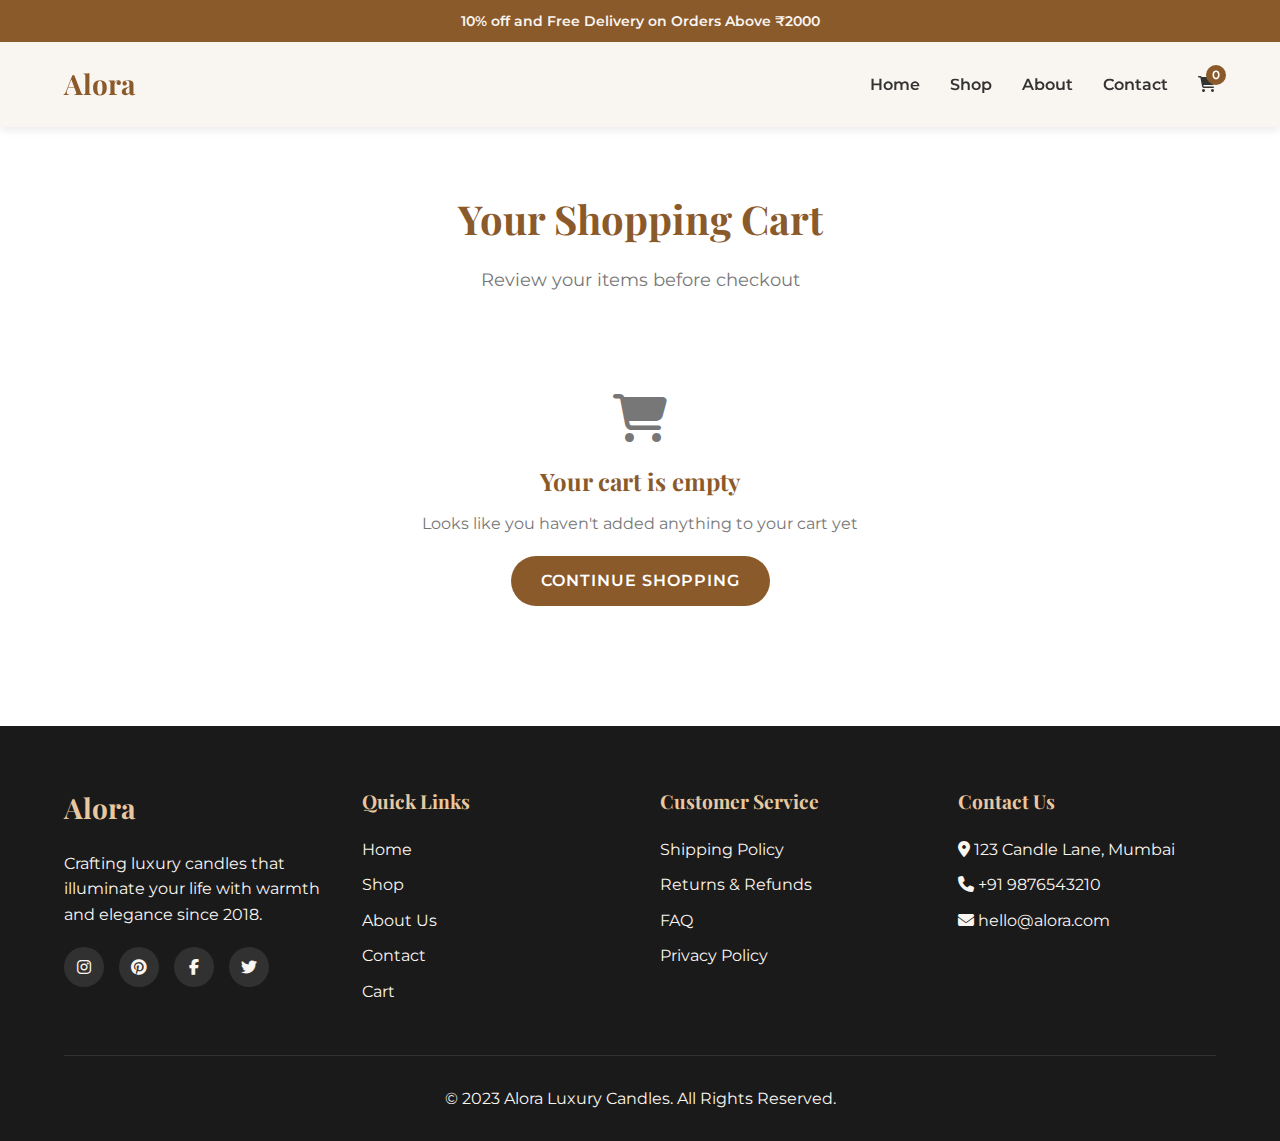
<file: cart.html>
<!DOCTYPE html>
<html lang="en">
<head>
    <meta charset="UTF-8">
    <meta name="viewport" content="width=device-width, initial-scale=1.0">
    <title>Your Cart | Alora Luxury Candles</title>
    <link rel="stylesheet" href="https://cdnjs.cloudflare.com/ajax/libs/font-awesome/6.4.0/css/all.min.css">
    <link href="https://fonts.googleapis.com/css2?family=Playfair+Display:wght@400;700&family=Montserrat:wght@300;400;600&display=swap" rel="stylesheet">
    <link rel="stylesheet" href="css/styles.css">
    <style>
        /* Additional styles for the checkout form */
        .checkout-form-container {
            display: none;
            max-width: 600px;
            margin: 30px auto;
            padding: 20px;
            background: #fff;
            border-radius: 8px;
            box-shadow: 0 2px 10px rgba(0,0,0,0.1);
        }
        
        .checkout-form-container h2 {
            margin-bottom: 20px;
            color: #333;
            font-family: 'Playfair Display', serif;
        }
        
        .form-group {
            margin-bottom: 15px;
        }
        
        .form-group label {
            display: block;
            margin-bottom: 5px;
            font-weight: 600;
            color: #555;
        }
        
        .form-group input, 
        .form-group textarea, 
        .form-group select {
            width: 100%;
            padding: 10px;
            border: 1px solid #ddd;
            border-radius: 4px;
            font-family: 'Montserrat', sans-serif;
        }
        
        .form-group textarea {
            height: 80px;
            resize: vertical;
        }
        
        .form-actions {
            display: flex;
            justify-content: space-between;
            margin-top: 20px;
        }
        
        .form-actions button {
            padding: 10px 20px;
            border: none;
            border-radius: 4px;
            cursor: pointer;
            font-weight: 600;
        }
        
        .back-to-cart {
            background: #f5f5f5;
            color: #333;
        }
        
        .submit-order {
            background: #c5a880;
            color: white;
        }
        
        .error {
            color: #e74c3c;
            font-size: 14px;
            margin-top: 5px;
            display: none;
        }
        
        .form-group.invalid .error {
            display: block;
        }
        
        .form-group.invalid input,
        .form-group.invalid textarea,
        .form-group.invalid select {
            border-color: #e74c3c;
        }
    </style>
</head>
<body>
    <!-- Offer Banner -->
    <div class="offer-banner">
        10% off and Free Delivery on Orders Above ₹2000
    </div>

    <!-- Navigation -->
    <nav class="navbar">
        <a href="index.html" class="logo">Alora</a>
        <ul class="nav-links">
            <li><a href="index.html">Home</a></li>
            <li><a href="shop.html">Shop</a></li>
            <li><a href="index.html#about">About</a></li>
            <li><a href="index.html#contact">Contact</a></li>
            <li><a href="cart.html" class="cart-icon"><i class="fas fa-shopping-cart"></i> <span class="cart-count">0</span></a></li>
        </ul>
        <div class="hamburger">
            <i class="fas fa-bars"></i>
        </div>
    </nav>

    <!-- Cart Main Content -->
    <main class="cart-main">
        <div class="cart-header">
            <h1>Your Shopping Cart</h1>
            <p>Review your items before checkout</p>
        </div>

        <div class="cart-container">
            <div class="cart-items-container" id="cart-items">
                <!-- Cart items will be loaded here by JavaScript -->
                <div class="cart-empty">
                    <i class="fas fa-shopping-cart"></i>
                    <h3>Your cart is empty</h3>
                    <p>Looks like you haven't added anything to your cart yet</p>
                    <a href="shop.html" class="btn">Continue Shopping</a>
                </div>
            </div>
            
            <div class="cart-summary" id="cart-summary">
                <h3>Order Summary</h3>
                <div class="summary-row">
                    <span>Subtotal</span>
                    <span class="subtotal">₹0</span>
                </div>
                <div class="summary-row">
                    <span>Shipping</span>
                    <span class="shipping">Calculated at checkout</span>
                </div>
                <div class="summary-row">
                    <span>Discount</span>
                    <span class="discount">-₹0</span>
                </div>
                <div class="summary-row total">
                    <span>Total</span>
                    <span class="total-amount">₹0</span>
                </div>
                <button class="btn checkout-btn">Proceed to Checkout</button>
                <p class="continue-shopping">
                    <a href="shop.html"><i class="fas fa-arrow-left"></i> Continue Shopping</a>
                </p>
            </div>
        </div>
        
        <!-- Checkout Form (hidden by default) -->
        <div class="checkout-form-container" id="checkout-form">
            <h2>Shipping Information</h2>
            <form id="shipping-form">
                <div class="form-group">
                    <label for="name">Full Name*</label>
                    <input type="text" id="name" name="name" required>
                    <div class="error">Please enter your full name</div>
                </div>
                
                <div class="form-group">
                    <label for="email">Email Address*</label>
                    <input type="email" id="email" name="email" required>
                    <div class="error">Please enter a valid email address</div>
                </div>
                
                <div class="form-group">
                    <label for="phone">Phone Number*</label>
                    <input type="tel" id="phone" name="phone" required>
                    <div class="error">Please enter a valid phone number</div>
                </div>
                
                <div class="form-group">
                    <label for="address">Shipping Address*</label>
                    <textarea id="address" name="address" required></textarea>
                    <div class="error">Please enter your shipping address</div>
                </div>
                
                <div class="form-group">
                    <label for="city">City*</label>
                    <input type="text" id="city" name="city" required>
                    <div class="error">Please enter your city</div>
                </div>
                
                <div class="form-group">
                    <label for="state">State*</label>
                    <input type="text" id="state" name="state" required>
                    <div class="error">Please enter your state</div>
                </div>
                
                <div class="form-group">
                    <label for="pincode">Pincode*</label>
                    <input type="text" id="pincode" name="pincode" required>
                    <div class="error">Please enter a valid pincode</div>
                </div>
                
                <div class="form-group">
                    <label for="notes">Order Notes (Optional)</label>
                    <textarea id="notes" name="notes"></textarea>
                </div>
                
                <div class="form-actions">
                    <button type="button" class="back-to-cart" id="back-to-cart">Back to Cart</button>
                    <button type="submit" class="submit-order">Place Order</button>
                </div>
            </form>
        </div>
    </main>

    <!-- Footer -->
    <footer class="footer">
        <div class="footer-content">
            <div class="footer-about">
                <div class="footer-logo">Alora</div>
                <p>Crafting luxury candles that illuminate your life with warmth and elegance since 2018.</p>
                <div class="social-links">
                    <a href="#"><i class="fab fa-instagram"></i></a>
                    <a href="#"><i class="fab fa-pinterest"></i></a>
                    <a href="#"><i class="fab fa-facebook-f"></i></a>
                    <a href="#"><i class="fab fa-twitter"></i></a>
                </div>
            </div>
            <div class="footer-links">
                <h3>Quick Links</h3>
                <ul>
                    <li><a href="index.html">Home</a></li>
                    <li><a href="shop.html">Shop</a></li>
                    <li><a href="index.html#about">About Us</a></li>
                    <li><a href="index.html#contact">Contact</a></li>
                    <li><a href="cart.html">Cart</a></li>
                </ul>
            </div>
            <div class="footer-links">
                <h3>Customer Service</h3>
                <ul>
                    <li><a href="#">Shipping Policy</a></li>
                    <li><a href="#">Returns & Refunds</a></li>
                    <li><a href="#">FAQ</a></li>
                    <li><a href="#">Privacy Policy</a></li>
                </ul>
            </div>
            <div class="footer-links">
                <h3>Contact Us</h3>
                <ul>
                    <li><i class="fas fa-map-marker-alt"></i> 123 Candle Lane, Mumbai</li>
                    <li><i class="fas fa-phone"></i> +91 9876543210</li>
                    <li><i class="fas fa-envelope"></i> hello@alora.com</li>
                </ul>
            </div>
        </div>
        <div class="footer-bottom">
            <p>&copy; 2023 Alora Luxury Candles. All Rights Reserved.</p>
        </div>
    </footer>

    <script src="js/cart.js"></script>
    <script>
        // Mobile Navigation
        const hamburger = document.querySelector('.hamburger');
        const navLinks = document.querySelector('.nav-links');

        hamburger.addEventListener('click', () => {
            navLinks.classList.toggle('active');
            hamburger.innerHTML = navLinks.classList.contains('active') ? 
                '<i class="fas fa-times"></i>' : '<i class="fas fa-bars"></i>';
        });

        // Update cart count on page load
        document.addEventListener('DOMContentLoaded', () => {
            updateCartCount();
            loadCartItems();
            
            // Initialize checkout form events
            document.querySelector('.checkout-btn').addEventListener('click', showCheckoutForm);
            document.getElementById('back-to-cart').addEventListener('click', showCart);
            document.getElementById('shipping-form').addEventListener('submit', processCheckout);
        });

        function updateCartCount() {
            const cart = JSON.parse(localStorage.getItem('cart')) || [];
            const totalItems = cart.reduce((total, item) => total + item.quantity, 0);
            document.querySelector('.cart-count').textContent = totalItems;
        }

        function loadCartItems() {
            const cart = JSON.parse(localStorage.getItem('cart')) || [];
            const cartItemsContainer = document.getElementById('cart-items');
            const cartSummary = document.getElementById('cart-summary');
            
            if (cart.length === 0) {
                cartItemsContainer.innerHTML = `
                    <div class="cart-empty">
                        <i class="fas fa-shopping-cart"></i>
                        <h3>Your cart is empty</h3>
                        <p>Looks like you haven't added anything to your cart yet</p>
                        <a href="shop.html" class="btn">Continue Shopping</a>
                    </div>
                `;
                cartSummary.style.display = 'none';
                return;
            }
            
            // Show cart summary
            cartSummary.style.display = 'block';
            
            // Generate cart items
            let cartHTML = '';
            let subtotal = 0;
            
            cart.forEach(item => {
                const itemTotal = item.price * item.quantity;
                subtotal += itemTotal;
                
                cartHTML += `
                    <div class="cart-item" data-id="${item.id}">
                        <img src="${item.image}" alt="${item.name}" class="cart-item-img">
                        <div class="cart-item-details">
                            <h4 class="cart-item-name">${item.name}</h4>
                            <p class="cart-item-price">₹${item.price.toLocaleString()}</p>
                            <div class="cart-item-quantity">
                                <button class="quantity-btn decrease" data-id="${item.id}">-</button>
                                <span class="quantity">${item.quantity}</span>
                                <button class="quantity-btn increase" data-id="${item.id}">+</button>
                            </div>
                            <p class="remove-item" data-id="${item.id}">Remove</p>
                        </div>
                        <div class="cart-item-total">
                            ₹${itemTotal.toLocaleString()}
                        </div>
                    </div>
                `;
            });
            
            cartItemsContainer.innerHTML = cartHTML;
            
            // Update summary
            document.querySelector('.subtotal').textContent = `₹${subtotal.toLocaleString()}`;
            
            // Apply discount if applicable
            let discount = 0;
            if (subtotal > 2000) {
                discount = subtotal * 0.1; // 10% discount
                document.querySelector('.discount').textContent = `-₹${discount.toLocaleString()}`;
            } else {
                document.querySelector('.discount').textContent = '-₹0';
            }
            
            const total = subtotal - discount;
            document.querySelector('.total-amount').textContent = `₹${total.toLocaleString()}`;
            
            // Add event listeners
            document.querySelectorAll('.decrease').forEach(btn => {
                btn.addEventListener('click', () => updateQuantity(btn.dataset.id, -1));
            });
            
            document.querySelectorAll('.increase').forEach(btn => {
                btn.addEventListener('click', () => updateQuantity(btn.dataset.id, 1));
            });
            
            document.querySelectorAll('.remove-item').forEach(btn => {
                btn.addEventListener('click', () => removeItem(btn.dataset.id));
            });
        }

        function updateQuantity(productId, change) {
            let cart = JSON.parse(localStorage.getItem('cart')) || [];
            const itemIndex = cart.findIndex(item => item.id === productId);
            
            if (itemIndex !== -1) {
                cart[itemIndex].quantity += change;
                
                // Remove item if quantity is 0 or less
                if (cart[itemIndex].quantity <= 0) {
                    cart.splice(itemIndex, 1);
                }
                
                localStorage.setItem('cart', JSON.stringify(cart));
                updateCartCount();
                loadCartItems();
            }
        }

        function removeItem(productId) {
            let cart = JSON.parse(localStorage.getItem('cart')) || [];
            cart = cart.filter(item => item.id !== productId);
            
            localStorage.setItem('cart', JSON.stringify(cart));
            updateCartCount();
            loadCartItems();
        }

        function showCheckoutForm() {
            const cart = JSON.parse(localStorage.getItem('cart')) || [];
            if (cart.length === 0) {
                alert("Your cart is empty!");
                return;
            }
            
            document.querySelector('.cart-container').style.display = 'none';
            document.getElementById('checkout-form').style.display = 'block';
        }
        
        function showCart() {
            document.querySelector('.cart-container').style.display = 'flex';
            document.getElementById('checkout-form').style.display = 'none';
        }
        
        function validateForm() {
            let isValid = true;
            const requiredFields = ['name', 'email', 'phone', 'address', 'city', 'state', 'pincode'];
            
            requiredFields.forEach(fieldId => {
                const field = document.getElementById(fieldId);
                const formGroup = field.closest('.form-group');
                
                if (!field.value.trim()) {
                    formGroup.classList.add('invalid');
                    isValid = false;
                } else {
                    formGroup.classList.remove('invalid');
                    
                    // Additional validation for specific fields
                    if (fieldId === 'email' && !/^\S+@\S+\.\S+$/.test(field.value)) {
                        formGroup.classList.add('invalid');
                        isValid = false;
                    }
                    
                    if (fieldId === 'phone' && !/^[0-9]{10}$/.test(field.value)) {
                        formGroup.classList.add('invalid');
                        isValid = false;
                    }
                    
                    if (fieldId === 'pincode' && !/^[0-9]{6}$/.test(field.value)) {
                        formGroup.classList.add('invalid');
                        isValid = false;
                    }
                }
            });
            
            return isValid;
        }
        
        function processCheckout(e) {
            e.preventDefault();
            
            if (!validateForm()) {
                return;
            }
            
            const cart = JSON.parse(localStorage.getItem('cart')) || [];
            if (cart.length === 0) {
                alert("Your cart is empty!");
                return;
            }
            
            const subtotal = cart.reduce((sum, item) => sum + item.price * item.quantity, 0);
            const discount = subtotal > 2000 ? subtotal * 0.1 : 0;
            const finalAmount = subtotal - discount;
            
            // Get form data
            const formData = {
                name: document.getElementById('name').value,
                email: document.getElementById('email').value,
                phone: document.getElementById('phone').value,
                address: document.getElementById('address').value,
                city: document.getElementById('city').value,
                state: document.getElementById('state').value,
                pincode: document.getElementById('pincode').value,
                notes: document.getElementById('notes').value,
                items: cart,
                total: finalAmount
            };
            
            // In a real application, you would send this data to your server
            console.log('Order details:', formData);
            
            // For demo purposes, we'll proceed with Razorpay payment
            initiatePayment(finalAmount, formData);
        }
        
        function initiatePayment(amount, customerData) {
            const options = {
                key: "rzp_live_xnsvqvXT1WqoZ4", // Replace with your Razorpay Test Key
                amount: amount * 100, // Amount in paise
                currency: "INR",
                name: "Alora Luxury Candles",
                description: "Purchase of candles",
                image: "https://yourwebsite.com/logo.png", // optional
                handler: function (response) {
                    alert("Payment successful!\nPayment ID: " + response.razorpay_payment_id);
                    
                    // In a real application, you would send the payment details to your server
                    const orderData = {
                        paymentId: response.razorpay_payment_id,
                        customer: customerData,
                        amount: amount
                    };
                    console.log('Order completed:', orderData);
                    
                    // Clear cart and redirect
                    localStorage.removeItem('cart');
                    updateCartCount();
                    window.location.href = 'order-confirmation.html'; // Create this page
                },
                prefill: {
                    name: customerData.name,
                    email: customerData.email,
                    contact: customerData.phone
                },
                notes: {
                    address: customerData.address,
                    pincode: customerData.pincode
                },
                theme: {
                    color: "#c5a880"
                },
                modal: {
                    ondismiss: function () {
                        alert("Payment process was dismissed.");
                    }
                }
            };
            
            const rzp = new Razorpay(options);
            rzp.open();
        }
    </script>
    <script src="https://checkout.razorpay.com/v1/checkout.js"></script>
</body>
</html>
</file>
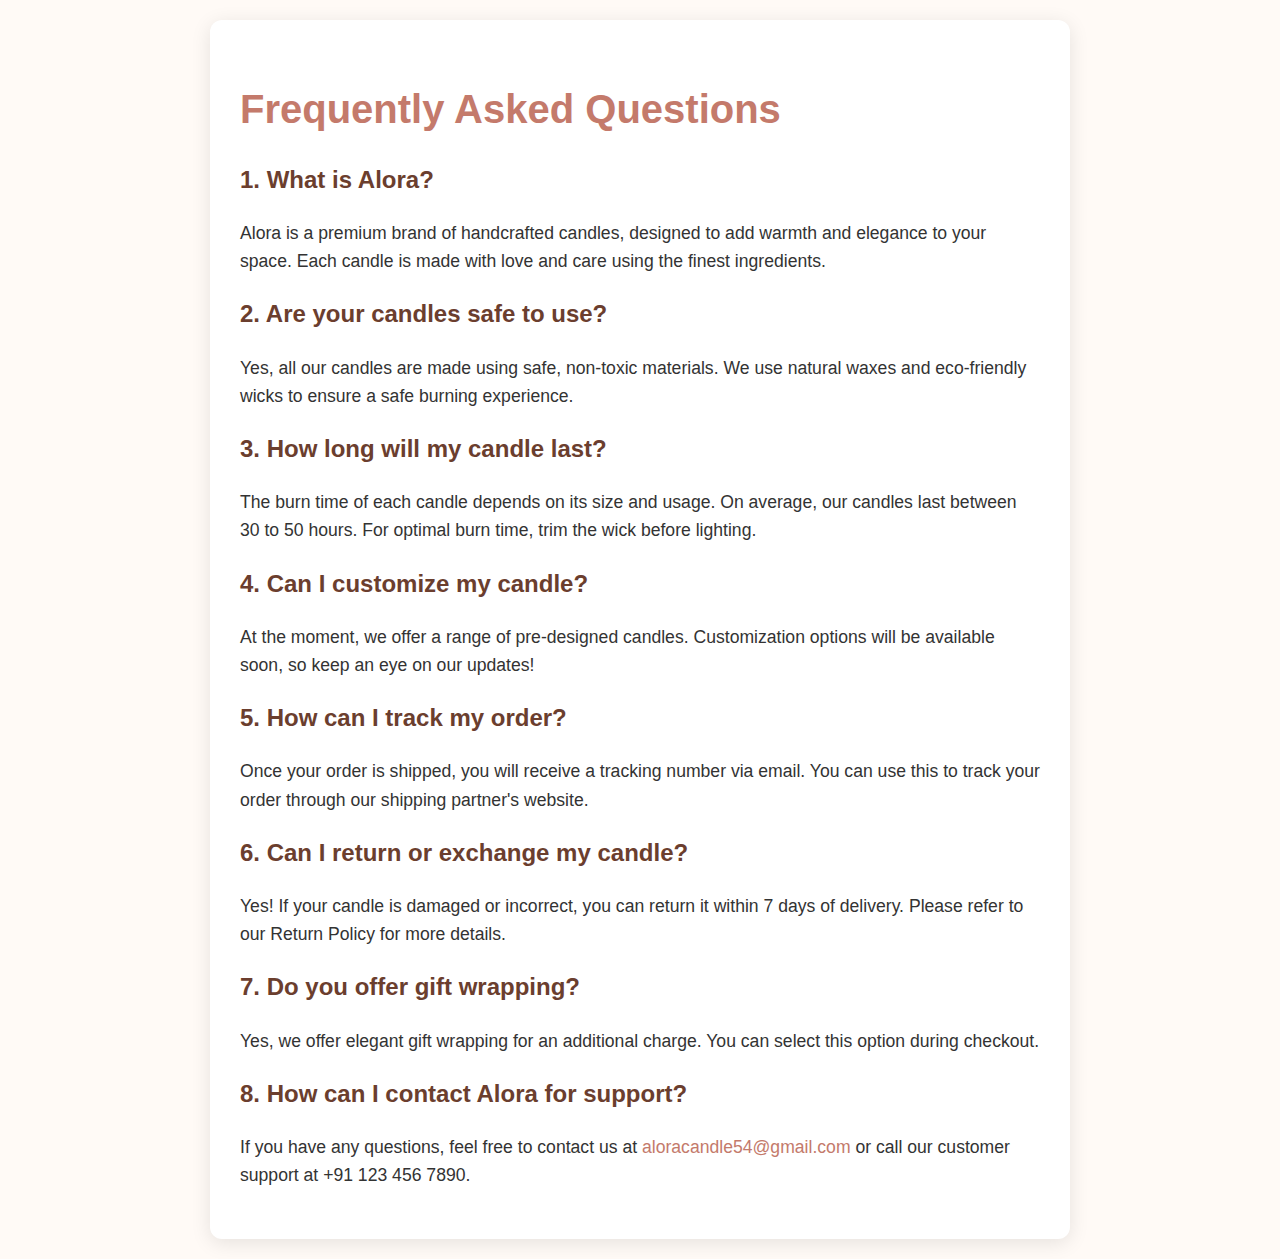
<file: faq.html>
<!DOCTYPE html>
<html lang="en">
<head>
  <meta charset="UTF-8" />
  <meta name="viewport" content="width=device-width, initial-scale=1.0"/>
  <title>FAQ | Alora</title>
  <link rel="stylesheet" href="/css/faq.css"/>
</head>
<body>
  <div class="container">
    <h1>Frequently Asked Questions</h1>
    
    <div class="faq-item">
      <h2>1. What is Alora?</h2>
      <p>Alora is a premium brand of handcrafted candles, designed to add warmth and elegance to your space. Each candle is made with love and care using the finest ingredients.</p>
    </div>

    <div class="faq-item">
      <h2>2. Are your candles safe to use?</h2>
      <p>Yes, all our candles are made using safe, non-toxic materials. We use natural waxes and eco-friendly wicks to ensure a safe burning experience.</p>
    </div>

    <div class="faq-item">
      <h2>3. How long will my candle last?</h2>
      <p>The burn time of each candle depends on its size and usage. On average, our candles last between 30 to 50 hours. For optimal burn time, trim the wick before lighting.</p>
    </div>

    <div class="faq-item">
      <h2>4. Can I customize my candle?</h2>
      <p>At the moment, we offer a range of pre-designed candles. Customization options will be available soon, so keep an eye on our updates!</p>
    </div>

    <div class="faq-item">
      <h2>5. How can I track my order?</h2>
      <p>Once your order is shipped, you will receive a tracking number via email. You can use this to track your order through our shipping partner's website.</p>
    </div>

    <div class="faq-item">
      <h2>6. Can I return or exchange my candle?</h2>
      <p>Yes! If your candle is damaged or incorrect, you can return it within 7 days of delivery. Please refer to our Return Policy for more details.</p>
    </div>

    <div class="faq-item">
      <h2>7. Do you offer gift wrapping?</h2>
      <p>Yes, we offer elegant gift wrapping for an additional charge. You can select this option during checkout.</p>
    </div>

    <div class="faq-item">
      <h2>8. How can I contact Alora for support?</h2>
      <p>If you have any questions, feel free to contact us at <a href="mailto:aloracandle54@gmail.com">aloracandle54@gmail.com</a> or call our customer support at +91 123 456 7890.</p>
    </div>
  </div>
</body>
</html>
</file>
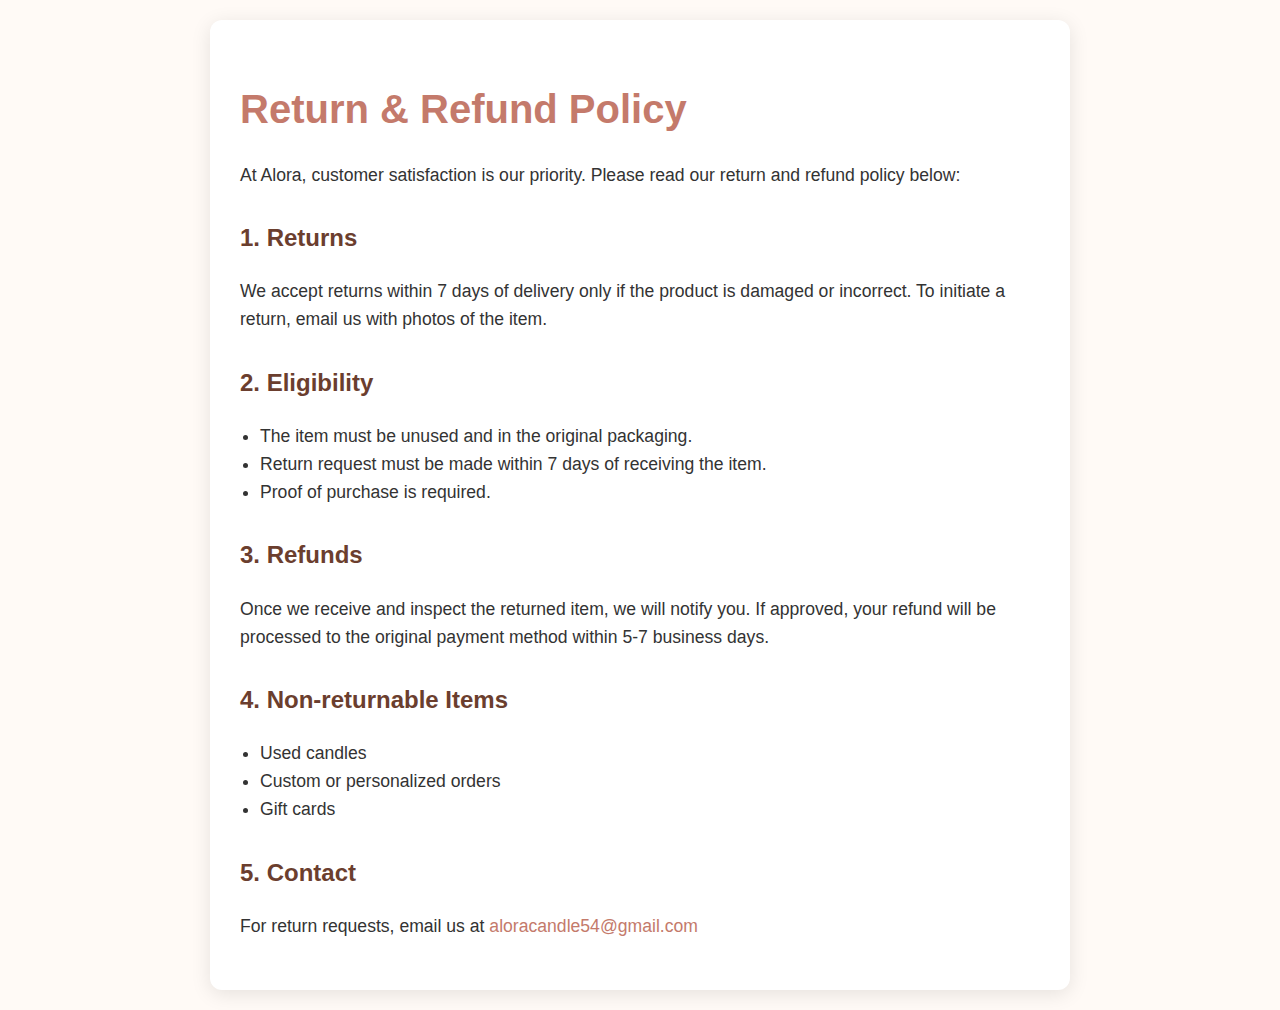
<file: return.html>
<!DOCTYPE html>
<html lang="en">
<head>
  <meta charset="UTF-8" />
  <meta name="viewport" content="width=device-width, initial-scale=1.0"/>
  <title>Return Policy | Alora</title>
  <link rel="stylesheet" href="/css/term.css"/>
</head>
<body>
  <div class="container">
    <h1>Return & Refund Policy</h1>
    <p>At Alora, customer satisfaction is our priority. Please read our return and refund policy below:</p>

    <h2>1. Returns</h2>
    <p>We accept returns within 7 days of delivery only if the product is damaged or incorrect. To initiate a return, email us with photos of the item.</p>

    <h2>2. Eligibility</h2>
    <ul>
      <li>The item must be unused and in the original packaging.</li>
      <li>Return request must be made within 7 days of receiving the item.</li>
      <li>Proof of purchase is required.</li>
    </ul>

    <h2>3. Refunds</h2>
    <p>Once we receive and inspect the returned item, we will notify you. If approved, your refund will be processed to the original payment method within 5-7 business days.</p>

    <h2>4. Non-returnable Items</h2>
    <ul>
      <li>Used candles</li>
      <li>Custom or personalized orders</li>
      <li>Gift cards</li>
    </ul>

    <h2>5. Contact</h2>
    <p>For return requests, email us at <a href="mailto:aloracandle54@gmail.com">aloracandle54@gmail.com</a></p>
  </div>
</body>
</html>
</file>
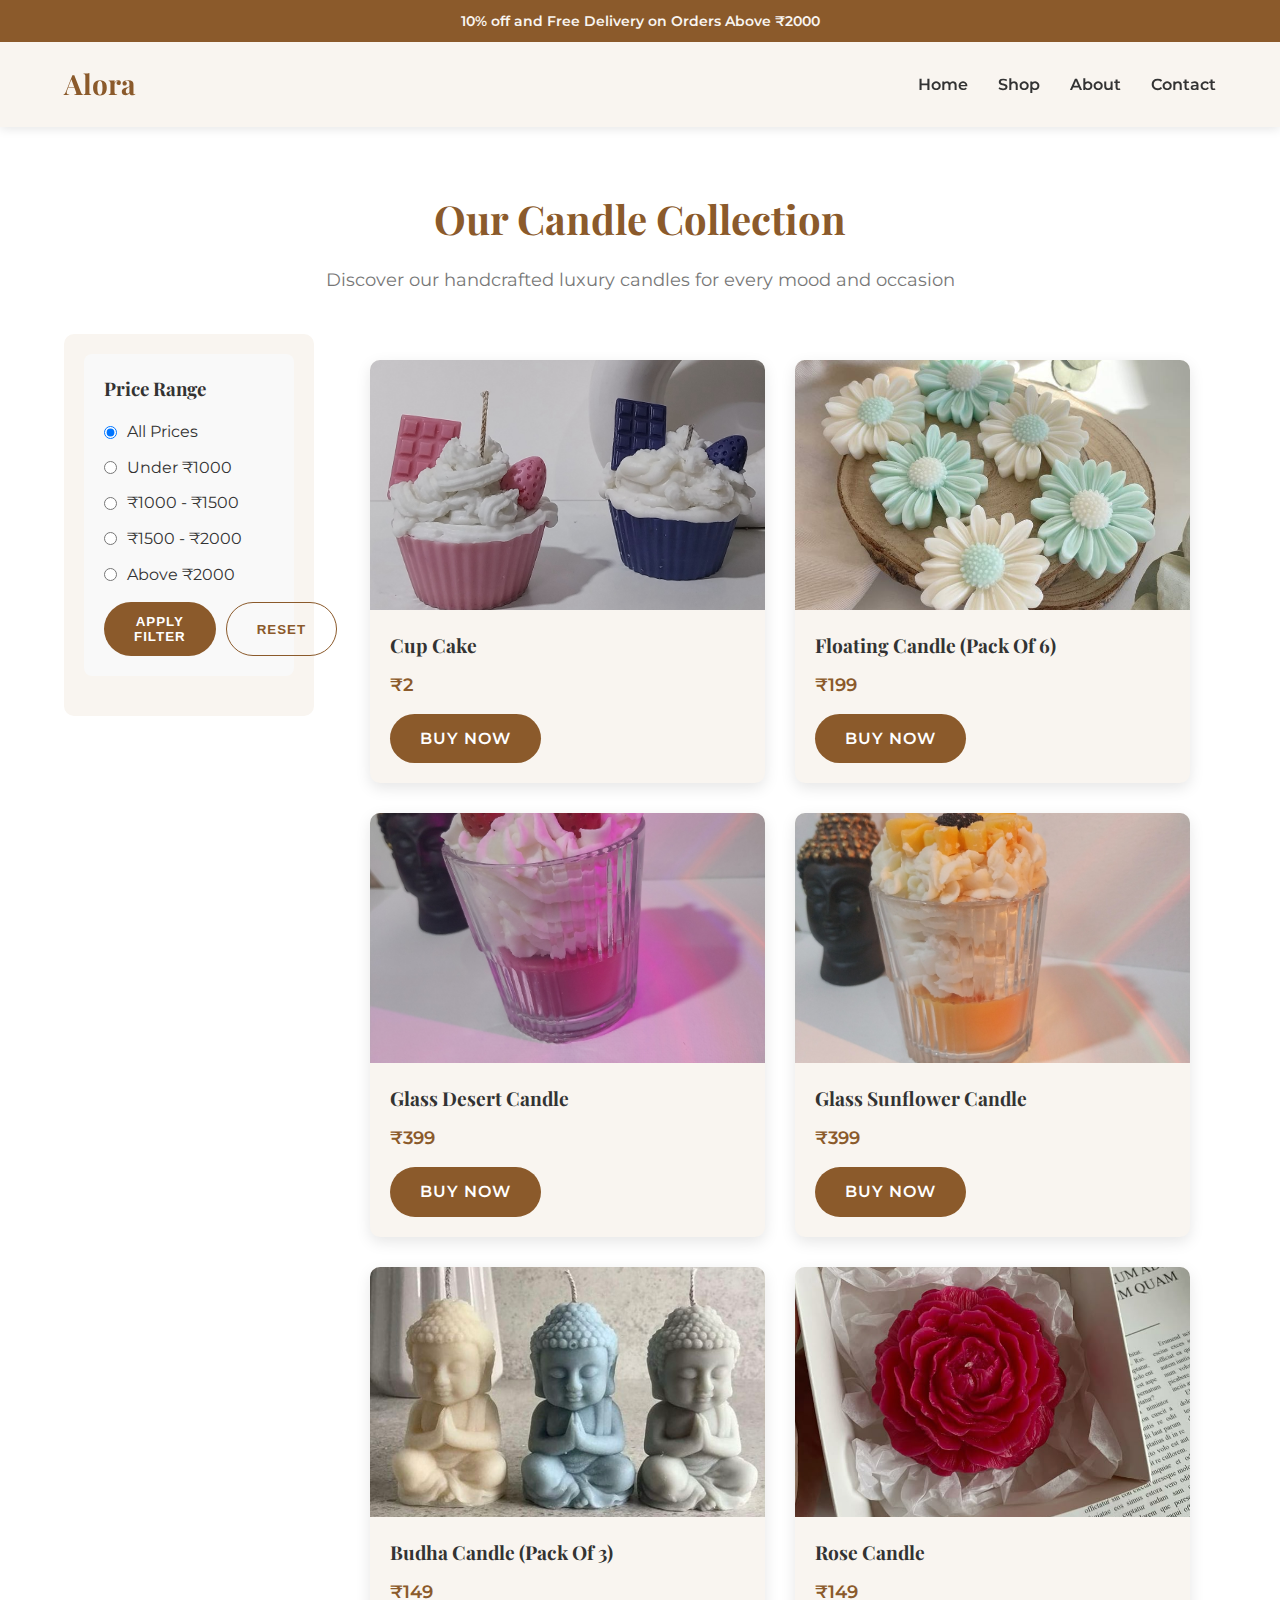
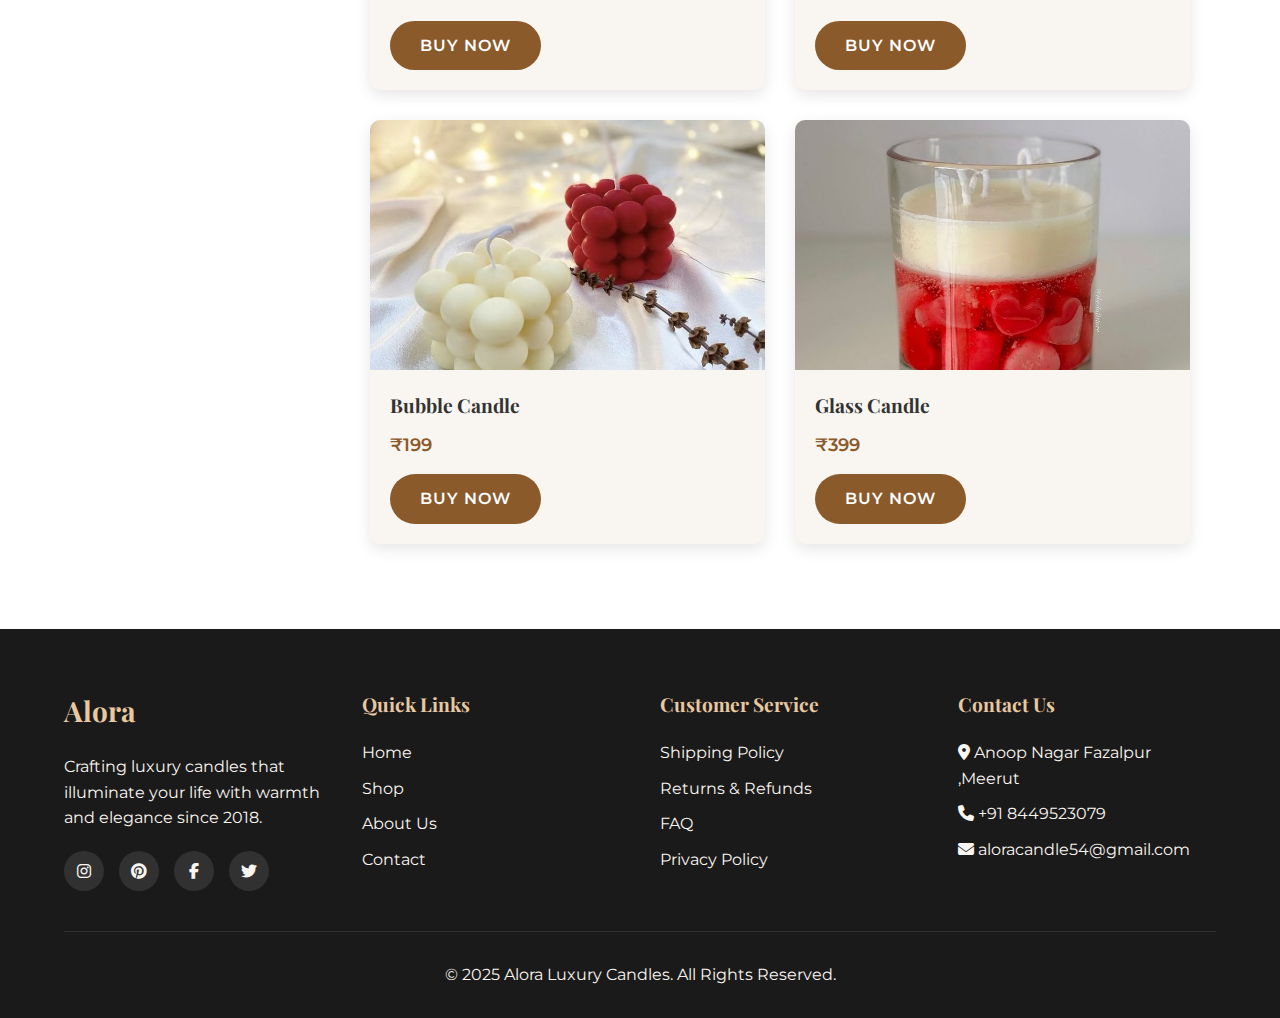
<file: shop.html>
<!DOCTYPE html>
<html lang="en">
<head>
    <meta charset="UTF-8">
    <meta name="viewport" content="width=device-width, initial-scale=1.0">
    <title>Shop | Alora Luxury Candles</title>
    <link rel="stylesheet" href="https://cdnjs.cloudflare.com/ajax/libs/font-awesome/6.4.0/css/all.min.css">
    <link href="https://fonts.googleapis.com/css2?family=Playfair+Display:wght@400;700&family=Montserrat:wght@300;400;600&display=swap" rel="stylesheet">
    <link rel="stylesheet" href="css/styles.css">
    <style>
        .price-filter {
            background: #f9f9f9;
            padding: 20px;
            border-radius: 8px;
            margin-bottom: 20px;
        }
        .price-filter h3 {
            margin-top: 0;
            margin-bottom: 15px;
        }
        .price-options {
            display: flex;
            flex-direction: column;
            gap: 10px;
        }
        .price-option {
            display: flex;
            align-items: center;
        }
        .price-option input {
            margin-right: 10px;
        }
        .filter-buttons {
            display: flex;
            gap: 10px;
            margin-top: 15px;
        }
    </style>
</head>
<body>
    <!-- Offer Banner -->
    <div class="offer-banner">
        10% off and Free Delivery on Orders Above ₹2000
    </div>

    <!-- Navigation -->
    <nav class="navbar">
        <a href="index.html" class="logo">Alora</a>
        <ul class="nav-links">
            <li><a href="index.html">Home</a></li>
            <li><a href="shop.html">Shop</a></li>
            <li><a href="index.html#about">About</a></li>
            <li><a href="index.html#contact">Contact</a></li>
        </ul>
        <div class="hamburger">
            <i class="fas fa-bars"></i>
        </div>
    </nav>

    <!-- Main Shop Content -->
    <main class="shop-main">
        <div class="shop-header">
            <h1>Our Candle Collection</h1>
            <p>Discover our handcrafted luxury candles for every mood and occasion</p>
        </div>

        <div class="shop-container">
            <!-- Price Filter Section -->
            <aside class="shop-sidebar">
                <div class="price-filter">
                    <h3>Price Range</h3>
                    <div class="price-options">
                        <label class="price-option">
                            <input type="radio" name="price" value="all" checked> All Prices
                        </label>
                        <label class="price-option">
                            <input type="radio" name="price" value="0-1000"> Under ₹1000
                        </label>
                        <label class="price-option">
                            <input type="radio" name="price" value="1000-1500"> ₹1000 - ₹1500
                        </label>
                        <label class="price-option">
                            <input type="radio" name="price" value="1500-2000"> ₹1500 - ₹2000
                        </label>
                        <label class="price-option">
                            <input type="radio" name="price" value="2000+"> Above ₹2000
                        </label>
                    </div>
                    <div class="filter-buttons">
                        <button class="btn" id="apply-filter">Apply Filter</button>
                        <button class="btn btn-secondary" id="reset-filter">Reset</button>
                    </div>
                </div>
            </aside>

            <!-- Product Grid -->
            <section class="shop-products">
                <div class="products-grid">
                    <!-- Product 1 -->
                    <div class="product-card" data-price="2">
                        <div class="product-image">
                            <img src="/images/1.jpg" alt="Cup Cake">
                        </div>
                        <div class="product-info">
                            <h3 class="product-name">Cup Cake</h3>
                            <p class="product-price">₹2</p>
                            <div class="product-actions">
                                <a href="https://rzp.io/rzp/YgZxteY" class="btn">Buy Now</a>
                            </div>
                        </div>
                    </div>
                    
                    <!-- Product 2 -->
                    <div class="product-card" data-price="199">
                        <div class="product-image">
                            <img src="/images/4.jpg" alt="Floating Candle">
                        </div>
                        <div class="product-info">
                            <h3 class="product-name">Floating Candle (Pack Of 6)</h3>
                            <p class="product-price">₹199</p>
                            <div class="product-actions">
                                <a href="https://rzp.io/rzp/YgZxteY" class="btn">Buy Now</a>
                            </div>
                        </div>
                    </div>
                    
                    <!-- Product 3 -->
                    <div class="product-card" data-price="399">
                        <div class="product-image">
                            <img src="/images/product1.jpg" alt="Glass Desert Candle">
                        </div>
                        <div class="product-info">
                            <h3 class="product-name">Glass Desert Candle</h3>
                            <p class="product-price">₹399</p>
                            <div class="product-actions">
                                <a href="https://rzp.io/rzp/YgZxteY" class="btn">Buy Now</a>
                            </div>
                        </div>
                    </div>
                    
                    <!-- Product 4 -->
                    <div class="product-card" data-price="399">
                        <div class="product-image">
                            <img src="/images/product2.jpg" alt="Glass Sunflower Candle">
                        </div>
                        <div class="product-info">
                            <h3 class="product-name">Glass Sunflower Candle</h3>
                            <p class="product-price">₹399</p>
                            <div class="product-actions">
                                <a href="https://rzp.io/rzp/YgZxteY" class="btn">Buy Now</a>
                            </div>
                        </div>
                    </div>
                    
                    <!-- Product 5 -->
                    <div class="product-card" data-price="149">
                        <div class="product-image">
                            <img src="/images/product3.jpg" alt="Budha Candle">
                        </div>
                        <div class="product-info">
                            <h3 class="product-name">Budha Candle (Pack Of 3)</h3>
                            <p class="product-price">₹149</p>
                            <div class="product-actions">
                                <a href="https://rzp.io/rzp/YgZxteY" class="btn">Buy Now</a>
                            </div>
                        </div>
                    </div>
                    
                    <!-- Product 6 -->
                    <div class="product-card" data-price="149">
                        <div class="product-image">
                            <img src="/images/product4.jpg" alt="Rose Candle">
                        </div>
                        <div class="product-info">
                            <h3 class="product-name">Rose Candle</h3>
                            <p class="product-price">₹149</p>
                            <div class="product-actions">
                                <a href="https://rzp.io/rzp/YgZxteY" class="btn">Buy Now</a>
                            </div>
                        </div>
                    </div>
                    
                    <!-- Product 7 -->
                    <div class="product-card" data-price="199">
                        <div class="product-image">
                            <img src="/images/product5.jpg" alt="Bubble Candle">
                        </div>
                        <div class="product-info">
                            <h3 class="product-name">Bubble Candle</h3>
                            <p class="product-price">₹199</p>
                            <div class="product-actions">
                                <a href="https://rzp.io/rzp/YgZxteY" class="btn">Buy Now</a>
                            </div>
                        </div>
                    </div>
                    
                    <!-- Product 8 -->
                    <div class="product-card" data-price="399">
                        <div class="product-image">
                            <img src="/images/product6.jpg" alt="Glass Candle">
                        </div>
                        <div class="product-info">
                            <h3 class="product-name">Glass Candle</h3>
                            <p class="product-price">₹399</p>
                            <div class="product-actions">
                                <a href="https://rzp.io/rzp/YgZxteY" class="btn">Buy Now</a>
                            </div>
                        </div>
                    </div>
                </div>
            </section>
        </div>
    </main>

    <!-- Footer -->
    <footer class="footer">
        <div class="footer-content">
            <div class="footer-about">
                <div class="footer-logo">Alora</div>
                <p>Crafting luxury candles that illuminate your life with warmth and elegance since 2018.</p>
                <div class="social-links">
                    <a href="#"><i class="fab fa-instagram"></i></a>
                    <a href="#"><i class="fab fa-pinterest"></i></a>
                    <a href="#"><i class="fab fa-facebook-f"></i></a>
                    <a href="#"><i class="fab fa-twitter"></i></a>
                </div>
            </div>
            <div class="footer-links">
                <h3>Quick Links</h3>
                <ul>
                    <li><a href="index.html">Home</a></li>
                    <li><a href="shop.html">Shop</a></li>
                    <li><a href="index.html#about">About Us</a></li>
                    <li><a href="index.html#contact">Contact</a></li>
                </ul>
            </div>
            <div class="footer-links">
                <h3>Customer Service</h3>
                <ul>
                    <li><a href="#">Shipping Policy</a></li>
                    <li><a href="#">Returns & Refunds</a></li>
                    <li><a href="#">FAQ</a></li>
                    <li><a href="#">Privacy Policy</a></li>
                </ul>
            </div>
            <div class="footer-links">
                <h3>Contact Us</h3>
                <ul>
                    <li><i class="fas fa-map-marker-alt"></i> Anoop Nagar Fazalpur ,Meerut</li>
                    <li><i class="fas fa-phone"></i> +91 8449523079</li>
                    <li><i class="fas fa-envelope"></i> aloracandle54@gmail.com</li>
                </ul>
            </div>
        </div>
        <div class="footer-bottom">
            <p>&copy; 2025 Alora Luxury Candles. All Rights Reserved.</p>
        </div>
    </footer>

    <script>
        // Mobile Navigation
        const hamburger = document.querySelector('.hamburger');
        const navLinks = document.querySelector('.nav-links');

        hamburger.addEventListener('click', () => {
            navLinks.classList.toggle('active');
            hamburger.innerHTML = navLinks.classList.contains('active') ? 
                '<i class="fas fa-times"></i>' : '<i class="fas fa-bars"></i>';
        });

        // Price Filter Functionality
        document.addEventListener('DOMContentLoaded', function() {
            const applyFilterBtn = document.getElementById('apply-filter');
            const resetFilterBtn = document.getElementById('reset-filter');
            const priceRadios = document.querySelectorAll('input[name="price"]');
            const productCards = document.querySelectorAll('.product-card');

            applyFilterBtn.addEventListener('click', function() {
                const selectedPrice = document.querySelector('input[name="price"]:checked').value;
                
                productCards.forEach(card => {
                    const price = parseFloat(card.getAttribute('data-price'));
                    let shouldShow = true;
                    
                    switch(selectedPrice) {
                        case '0-1000':
                            shouldShow = price < 1000;
                            break;
                        case '1000-1500':
                            shouldShow = price >= 1000 && price <= 1500;
                            break;
                        case '1500-2000':
                            shouldShow = price >= 1500 && price <= 2000;
                            break;
                        case '2000+':
                            shouldShow = price > 2000;
                            break;
                        default:
                            shouldShow = true;
                    }
                    
                    card.style.display = shouldShow ? 'block' : 'none';
                });
            });

            resetFilterBtn.addEventListener('click', function() {
                // Reset radio buttons
                document.querySelector('input[name="price"][value="all"]').checked = true;
                
                // Show all products
                productCards.forEach(card => {
                    card.style.display = 'block';
                });
            });
        });
    </script>
</body>
</html>
</file>
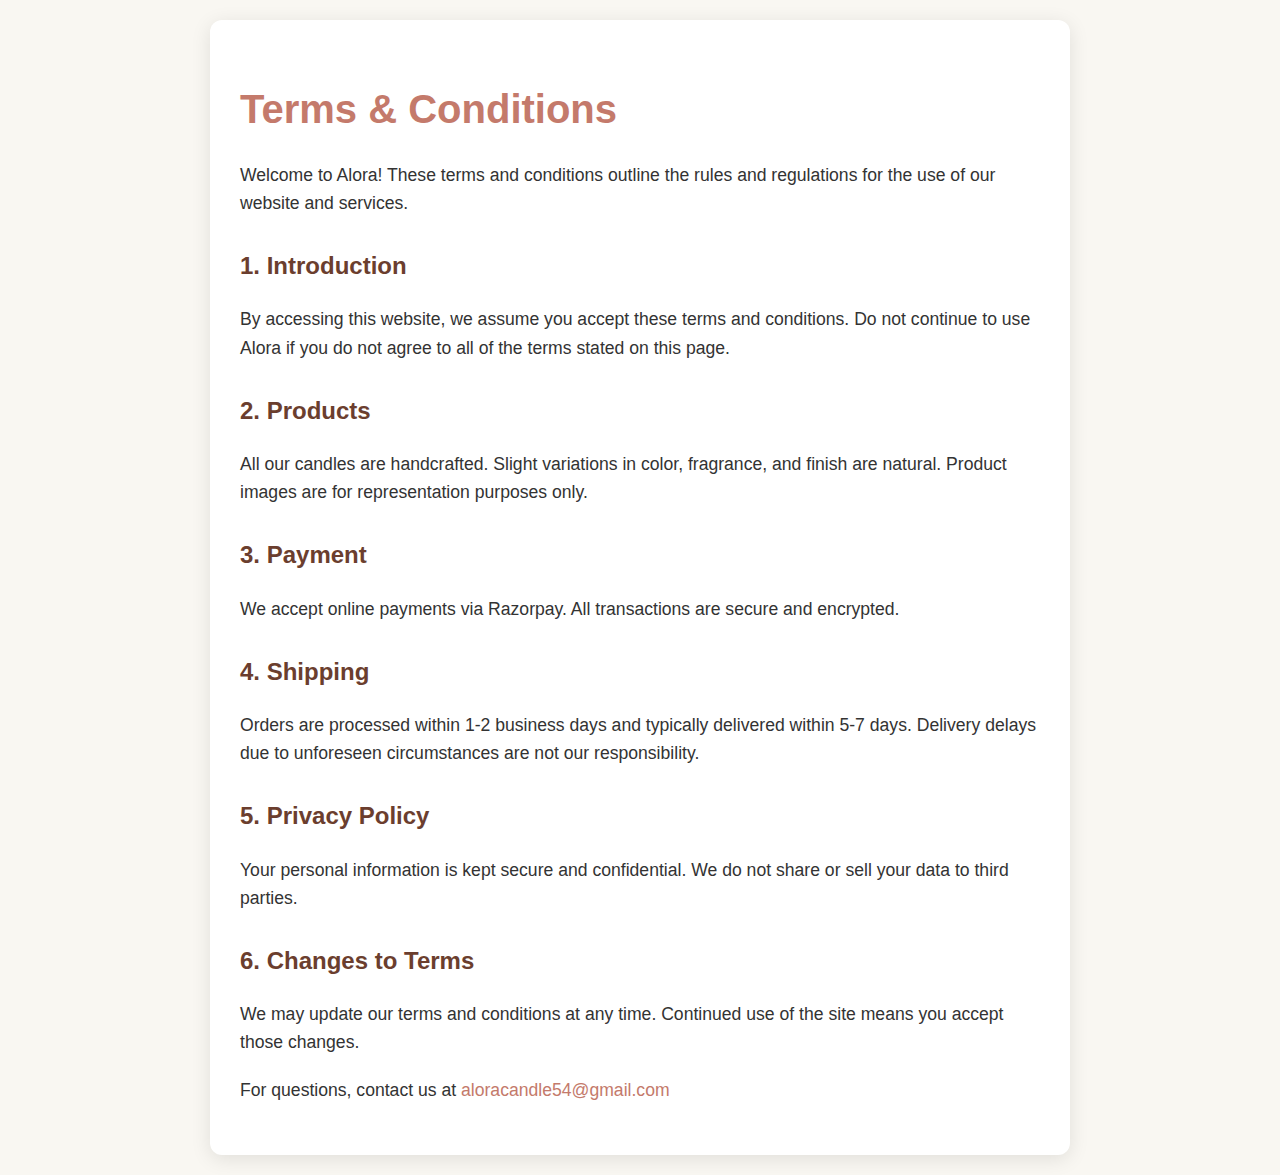
<file: term.html>
<!DOCTYPE html>
<html lang="en">
<head>
  <meta charset="UTF-8" />
  <meta name="viewport" content="width=device-width, initial-scale=1.0"/>
  <title>Terms & Conditions | Alora</title>
  <link rel="stylesheet" href="/css/return.css"/>
</head>
<body>
  <div class="container">
    <h1>Terms & Conditions</h1>
    <p>Welcome to Alora! These terms and conditions outline the rules and regulations for the use of our website and services.</p>

    <h2>1. Introduction</h2>
    <p>By accessing this website, we assume you accept these terms and conditions. Do not continue to use Alora if you do not agree to all of the terms stated on this page.</p>

    <h2>2. Products</h2>
    <p>All our candles are handcrafted. Slight variations in color, fragrance, and finish are natural. Product images are for representation purposes only.</p>

    <h2>3. Payment</h2>
    <p>We accept online payments via Razorpay. All transactions are secure and encrypted.</p>

    <h2>4. Shipping</h2>
    <p>Orders are processed within 1-2 business days and typically delivered within 5-7 days. Delivery delays due to unforeseen circumstances are not our responsibility.</p>

    <h2>5. Privacy Policy</h2>
    <p>Your personal information is kept secure and confidential. We do not share or sell your data to third parties.</p>

    <h2>6. Changes to Terms</h2>
    <p>We may update our terms and conditions at any time. Continued use of the site means you accept those changes.</p>

    <p>For questions, contact us at <a href="mailto:aloracandle54@gmail.com">aloracandle54@gmail.com</a></p>
  </div>
</body>
</html>
</file>
<file: css/styles.css>
:root {
    --primary-color: #e8c8a0;
    --secondary-color: #333;
    --accent-color: #8b5a2b;
    --light-color: #f9f5f0;
    --dark-color: #1a1a1a;
    --text-color: #333;
    --text-light: #777;
}

* {
    margin: 0;
    padding: 0;
    box-sizing: border-box;
}

body {
    font-family: 'Montserrat', sans-serif;
    color: var(--text-color);
    line-height: 1.6;
    overflow-x: hidden;
}

h1, h2, h3, h4 {
    font-family: 'Playfair Display', serif;
    font-weight: 700;
}

a {
    text-decoration: none;
    color: inherit;
}

/* Offer Banner */
.offer-banner {
    background-color: var(--accent-color);
    color: var(--light-color);
    text-align: center;
    padding: 10px 0;
    font-size: 14px;
    font-weight: 600;
    position: relative;
    z-index: 100;
}

/* Navigation */
.navbar {
    display: flex;
    justify-content: space-between;
    align-items: center;
    padding: 20px 5%;
    background-color: var(--light-color);
    position: sticky;
    top: 0;
    z-index: 99;
    box-shadow: 0 2px 10px rgba(0, 0, 0, 0.1);
    transition: all 0.3s ease;
}

.navbar.scrolled {
    padding: 15px 5%;
    background-color: rgba(249, 245, 240, 0.95);
}

.logo {
    font-family: 'Playfair Display', serif;
    font-size: 28px;
    font-weight: 700;
    color: var(--accent-color);
}

.nav-links {
    display: flex;
    list-style: none;
}

.nav-links li {
    margin-left: 30px;
}

.nav-links a {
    font-weight: 600;
    position: relative;
    transition: color 0.3s ease;
}

.nav-links a:hover {
    color: var(--accent-color);
}

.nav-links a::after {
    content: '';
    position: absolute;
    width: 0;
    height: 2px;
    background: var(--accent-color);
    bottom: -5px;
    left: 0;
    transition: width 0.3s ease;
}

.nav-links a:hover::after {
    width: 100%;
}

.cart-icon {
    position: relative;
    cursor: pointer;
}

.cart-count {
    position: absolute;
    top: -10px;
    right: -10px;
    background-color: var(--accent-color);
    color: white;
    border-radius: 50%;
    width: 20px;
    height: 20px;
    display: flex;
    align-items: center;
    justify-content: center;
    font-size: 12px;
}

.hamburger {
    display: none;
    cursor: pointer;
}

/* Hero Section */
.hero {
    position: relative;
    height: 90vh;
    overflow: hidden;
}

.hero-video {
    position: absolute;
    top: 0;
    left: 0;
    width: 100%;
    height: 100%;
    object-fit: cover;
    z-index: -1;
}

.hero-overlay {
    position: absolute;
    top: 0;
    left: 0;
    width: 100%;
    height: 100%;
    background-color: rgba(0, 0, 0, 0.3);
    display: flex;
    flex-direction: column;
    justify-content: center;
    align-items: center;
    color: white;
    text-align: center;
    padding: 0 20px;
}

.hero h1 {
    font-size: 5rem;
    margin-bottom: 20px;
    text-shadow: 2px 2px 4px rgba(0, 0, 0, 0.5);
}

.hero p {
    font-size: 1.2rem;
    margin-bottom: 30px;
    max-width: 600px;
}

.btn {
    display: inline-block;
    padding: 12px 30px;
    background-color: var(--accent-color);
    color: white;
    border: none;
    border-radius: 30px;
    font-weight: 600;
    cursor: pointer;
    transition: all 0.3s ease;
    text-transform: uppercase;
    letter-spacing: 1px;
}

.btn:hover {
    background-color: var(--primary-color);
    transform: translateY(-3px);
    box-shadow: 0 10px 20px rgba(0, 0, 0, 0.1);
}

.btn-secondary {
    background-color: transparent;
    border: 1px solid var(--accent-color);
    color: var(--accent-color);
}

.btn-secondary:hover {
    background-color: var(--accent-color);
    color: white;
}

.view-all-container {
    margin-top: 40px;
    text-align: center;
}


/* Infinite Auto Slider for Collection */
.collection-section {
    padding: 80px 0;
    background-color: var(--light-color);
    text-align: center;
    overflow: hidden;
    position: relative;
}

.collection-slider-container {
    width: 100%;
    overflow: hidden;
    position: relative;
    padding: 30px 0;
}

.collection-slider-track {
    display: flex;
    animation: scroll 4s linear infinite;
    will-change: transform;
    padding: 0 10px;
}

.collection-slide {
    flex-shrink: 0;
    width: 300px;
    transition: all 0.3s ease;
    margin: 0 10px;
}

@keyframes scroll {
    0% {
        transform: translateX(0);
    }
    100% {
        transform: translateX(-50%);
    }
}

.collection-item {
    position: relative;
    height: 350px;
    overflow: hidden;
    border-radius: 10px;
}

.collection-item img {
    width: 100%;
    height: 100%;
    object-fit: cover;
    transition: transform 5s ease;
}

.collection-item:hover img {
    transform: scale(1.1);
}

.collection-item::after {
    content: '';
    position: absolute;
    top: 0;
    left: 0;
    width: 100%;
    height: 100%;
    background: linear-gradient(to top, rgba(0, 0, 0, 0.7), transparent);
}

.collection-item h3 {
    position: absolute;
    bottom: 20px;
    left: 20px;
    color: white;
    z-index: 2;
    font-size: 1.5rem;
    text-align: left;
    transform: translateY(20px);
    opacity: 0;
    transition: all 0.5s ease;
}

.collection-item:hover h3 {
    transform: translateY(0);
    opacity: 1;
}

/* Tagline Section */
.tagline {
    padding: 60px 5%;
    background-color: var(--light-color);
    text-align: center;
    overflow: hidden;
}

.tagline-text {
    font-size: 1.8rem;
    font-family: 'Playfair Display', serif;
    color: var(--accent-color);
    white-space: nowrap;
    animation: scrollText 20s linear infinite;
}

@keyframes scrollText {
    0% { transform: translateX(100%); }
    100% { transform: translateX(-100%); }
}

/* Shop Page Styles */
.shop-main {
    padding: 60px 5%;
}

.shop-header {
    text-align: center;
    margin-bottom: 40px;
}

.shop-header h1 {
    font-size: 2.5rem;
    margin-bottom: 15px;
    color: var(--accent-color);
}

.shop-header p {
    color: var(--text-light);
    font-size: 1.1rem;
}

.shop-container {
    display: flex;
    gap: 30px;
}

.shop-sidebar {
    width: 250px;
    padding: 20px;
    background-color: var(--light-color);
    border-radius: 10px;
    height: fit-content;
}

.filter-section {
    margin-bottom: 30px;
}

.filter-section h3 {
    font-size: 1.1rem;
    margin-bottom: 15px;
    color: var(--accent-color);
    font-family: 'Playfair Display', serif;
}

.filter-options {
    display: flex;
    flex-direction: column;
    gap: 10px;
}

.filter-option {
    display: flex;
    align-items: center;
    gap: 10px;
    cursor: pointer;
}

.filter-option input {
    cursor: pointer;
}

.shop-products {
    flex: 1;
}

.sort-options {
    display: flex;
    align-items: center;
    justify-content: flex-end;
    margin-bottom: 20px;
    gap: 10px;
}

.sort-options label {
    font-weight: 600;
    color: var(--accent-color);
}

.sort-options select {
    padding: 8px 15px;
    border: 1px solid #ddd;
    border-radius: 20px;
    background-color: white;
    font-family: 'Montserrat', sans-serif;
    cursor: pointer;
}

.no-products {
    text-align: center;
    padding: 50px;
    font-size: 1.1rem;
    color: var(--text-light);
}

/* Products Grid */
.products-grid {
    display: grid;
    grid-template-columns: repeat(auto-fill, minmax(280px, 1fr));
    gap: 30px;
    padding: 2vw;
}

.product-card {
    background-color: var(--light-color);
    border-radius: 10px;
    overflow: hidden;
    box-shadow: 0 5px 15px rgba(0, 0, 0, 0.1);
    transition: transform 0.3s ease, box-shadow 0.3s ease;
    position: relative;
}

.product-card:hover {
    transform: translateY(-10px);
    box-shadow: 0 15px 30px rgba(0, 0, 0, 0.15);
}

.product-image {
    height: 250px;
    overflow: hidden;
}

.product-image img {
    width: 100%;
    height: 100%;
    object-fit: cover;
    transition: transform 0.5s ease;
}

.product-card:hover .product-image img {
    transform: scale(1.1);
}

.product-info {
    padding: 20px;
}

.product-name {
    font-size: 1.2rem;
    margin-bottom: 10px;
    font-family: 'Playfair Display', serif;
}

.product-price {
    font-size: 1.1rem;
    font-weight: 600;
    color: var(--accent-color);
    margin-bottom: 15px;
}

.product-actions {
    display: flex;
    gap: 10px;
} 
/* Cart Page Styles */
.cart-main {
    padding: 60px 5%;
}

.cart-header {
    text-align: center;
    margin-bottom: 40px;
}

.cart-header h1 {
    font-size: 2.5rem;
    margin-bottom: 15px;
    color: var(--accent-color);
}

.cart-header p {
    color: var(--text-light);
    font-size: 1.1rem;
}

.cart-container {
    display: flex;
    gap: 30px;
}

.cart-items-container {
    flex: 2;
}

.cart-summary {
    flex: 1;
    padding: 20px;
    background-color: var(--light-color);
    border-radius: 10px;
    height: fit-content;
    position: sticky;
    top: 100px;
}

.cart-summary h3 {
    font-size: 1.3rem;
    margin-bottom: 20px;
    color: var(--accent-color);
    font-family: 'Playfair Display', serif;
}

.summary-row {
    display: flex;
    justify-content: space-between;
    margin-bottom: 15px;
    padding-bottom: 15px;
    border-bottom: 1px solid #eee;
}

.summary-row.total {
    font-weight: 600;
    font-size: 1.1rem;
    border-bottom: none;
    padding-bottom: 0;
}

.checkout-btn {
    width: 100%;
    margin-top: 20px;
}

.continue-shopping {
    text-align: center;
    margin-top: 15px;
}

.continue-shopping a {
    color: var(--accent-color);
    font-weight: 600;
    transition: color 0.3s ease;
}

.continue-shopping a:hover {
    color: var(--primary-color);
}

.cart-empty {
    text-align: center;
    padding: 60px 20px;
}

.cart-empty i {
    font-size: 3rem;
    color: var(--text-light);
    margin-bottom: 20px;
}

.cart-empty h3 {
    font-size: 1.5rem;
    margin-bottom: 10px;
    color: var(--accent-color);
}

.cart-empty p {
    color: var(--text-light);
    margin-bottom: 20px;
}

.cart-item {
    display: flex;
    margin-bottom: 20px;
    padding-bottom: 20px;
    border-bottom: 1px solid #eee;
    gap: 20px;
}

.cart-item-img {
    width: 120px;
    height: 120px;
    object-fit: cover;
    border-radius: 5px;
}

.cart-item-details {
    flex: 1;
}

.cart-item-name {
    font-weight: 600;
    margin-bottom: 5px;
}

.cart-item-price {
    color: var(--accent-color);
    font-weight: 600;
    margin-bottom: 10px;
}

.cart-item-quantity {
    display: flex;
    align-items: center;
    gap: 10px;
    margin-bottom: 5px;
}

.quantity-btn {
    width: 30px;
    height: 30px;
    border: 1px solid #ddd;
    background-color: white;
    border-radius: 50%;
    cursor: pointer;
    display: flex;
    align-items: center;
    justify-content: center;
    transition: all 0.3s ease;
}

.quantity-btn:hover {
    background-color: #f5f5f5;
}

.remove-item {
    color: #ff6b6b;
    font-size: 0.9rem;
    cursor: pointer;
    transition: color 0.3s ease;
}

.remove-item:hover {
    color: #ff0000;
}

.cart-item-total {
    font-weight: 600;
    min-width: 100px;
    text-align: right;
}

/* Story Section */
.story {
    padding: 80px 5%;
    background-color: white;
    display: flex;
    align-items: center;
    gap: 50px;
}

.story-image {
    flex: 1;
    height: 500px;
    border-radius: 10px;
    overflow: hidden;
    box-shadow: 0 10px 30px rgba(0, 0, 0, 0.1);
}

.story-image img {
    width: 100%;
    height: 100%;
    object-fit: cover;
}

.story-content {
    flex: 1;
}

.story-content h2 {
    margin-bottom: 30px;
}

.story-content p {
    margin-bottom: 20px;
}

/* Footer */
.footer {
    background-color: var(--dark-color);
    color: var(--light-color);
    padding: 60px 5% 30px;
}

.footer-content {
    display: grid;
    grid-template-columns: repeat(auto-fit, minmax(200px, 1fr));
    gap: 40px;
    margin-bottom: 40px;
}

.footer-logo {
    font-family: 'Playfair Display', serif;
    font-size: 28px;
    font-weight: 700;
    color: var(--primary-color);
    margin-bottom: 20px;
}

.footer-about p {
    margin-bottom: 20px;
}

.social-links {
    display: flex;
    gap: 15px;
}

.social-links a {
    display: flex;
    align-items: center;
    justify-content: center;
    width: 40px;
    height: 40px;
    background-color: rgba(255, 255, 255, 0.1);
    border-radius: 50%;
    transition: background-color 0.3s ease;
}

.social-links a:hover {
    background-color: var(--primary-color);
    color: var(--dark-color);
}

.footer-links h3 {
    font-size: 1.2rem;
    margin-bottom: 20px;
    color: var(--primary-color);
}

.footer-links ul {
    list-style: none;
}

.footer-links li {
    margin-bottom: 10px;
}

.footer-links a {
    transition: color 0.3s ease;
}

.footer-links a:hover {
    color: var(--primary-color);
}

.footer-bottom {
    text-align: center;
    padding-top: 30px;
    border-top: 1px solid rgba(255, 255, 255, 0.1);
}

/* Responsive Styles */
@media (max-width: 1200px) {
    .shop-container {
        flex-direction: column;
    }
    
    .shop-sidebar {
        width: 100%;
    }
    
    .cart-container {
        flex-direction: column;
    }
    
    .cart-summary {
        position: static;
    }
}

@media (max-width: 992px) {
    .hero h1 {
        font-size: 3.5rem;
    }

    .story {
        flex-direction: column;
    }

    .story-image {
        width: 100%;
    }
}

@media (max-width: 768px) {
    .hamburger {
        display: block;
    }

    .nav-links {
        position: fixed;
        top: 80px;
        left: -100%;
        width: 100%;
        height: calc(100vh - 80px);
        background-color: var(--light-color);
        flex-direction: column;
        align-items: center;
        justify-content: center;
        transition: left 0.3s ease;
    }

    .nav-links.active {
        left: 0;
    }

    .nav-links li {
        margin: 15px 0;
    }

    .hero h1 {
        font-size: 2.5rem;
    }

    .tagline-text {
        white-space: normal;
        animation: none;
    }
    
    .product-actions {
        flex-direction: column;
    }
    
    .product-actions .btn {
        width: 100%;
    }
    
    .cart-item {
        flex-direction: column;
    }
    
    .cart-item-img {
        width: 100%;
        height: auto;
        max-height: 200px;
    }
    
    .cart-item-total {
        text-align: left;
        margin-top: 10px;
    }
}

@media (max-width: 576px) {
    .hero h1 {
        font-size: 2rem;
    }

    .section-title {
        font-size: 1rem;
    }

    .footer-content {
        grid-template-columns: 1fr;
    }
    
    .products-grid {
        grid-template-columns: 1fr;
    }
}
/* Quick View Modal */
.quick-view-modal {
    position: fixed;
    top: 0;
    left: 0;
    width: 100%;
    height: 100%;
    background-color: rgba(0, 0, 0, 0.7);
    display: flex;
    justify-content: center;
    align-items: center;
    z-index: 1000;
}

.quick-view-content {
    background-color: white;
    padding: 30px;
    border-radius: 10px;
    width: 80%;
    max-width: 800px;
    display: flex;
    gap: 30px;
    position: relative;
}

.close-quick-view {
    position: absolute;
    top: 15px;
    right: 15px;
    font-size: 24px;
    cursor: pointer;
}

.quick-view-image {
    flex: 1;
}

.quick-view-image img {
    width: 100%;
    height: auto;
    border-radius: 5px;
}

.quick-view-details {
    flex: 1;
    display: flex;
    flex-direction: column;
    justify-content: center;
}

.quick-view-details h3 {
    font-size: 1.8rem;
    margin-bottom: 15px;
}

.quick-view-details .price {
    font-size: 1.5rem;
    color: var(--accent-color);
    margin-bottom: 15px;
    font-weight: 600;
}

.quick-view-details p {
    margin-bottom: 10px;
}

/* Notification */
.notification {
    position: fixed;
    bottom: 20px;
    right: 20px;
    background-color: var(--accent-color);
    color: white;
    padding: 15px 25px;
    border-radius: 5px;
    transform: translateY(100px);
    opacity: 0;
    transition: all 0.3s ease;
    z-index: 1000;
}

.notification.show {
    transform: translateY(0);
    opacity: 1;
}
/*------*/
.collection-slider-container {
  overflow-x: auto;
  scroll-snap-type: x mandatory;
  display: flex;
}

.collection-slider-track {
  display: flex;
  gap: 1rem;
}

.collection-slide {
  flex: 0 0 auto;
  scroll-snap-align: center;
  width: 250px;
  height: 300px;
  border-radius: 12px;
  overflow: hidden;
  box-shadow: 0 4px 10px rgba(0, 0, 0, 0.1);
}

.collection-slide img {
  width: 100%;
  height: 100%;
  object-fit: cover;
}
</file>
<file: css/faq.css>
body {
  font-family: 'Segoe UI', Tahoma, Geneva, Verdana, sans-serif;
  background-color: #fffaf6;
  color: #333;
  line-height: 1.6;
  padding: 20px;
  margin: 0;
}

.container {
  max-width: 800px;
  margin: auto;
  padding: 30px;
  background-color: #ffffff;
  box-shadow: 0 4px 20px rgba(0, 0, 0, 0.1);
  border-radius: 12px;
}

h1 {
  color: #c47a6b;
  font-size: 2.5em;
  margin-bottom: 20px;
}

.faq-item {
  margin-bottom: 20px;
}

.faq-item h2 {
  color: #6b3e2e;
  font-size: 1.5em;
  margin-top: 20px;
}

.faq-item p {
  font-size: 1.1em;
  margin-bottom: 10px;
}

a {
  color: #c47a6b;
  text-decoration: none;
}

a:hover {
  text-decoration: underline;
}
</file>
<file: css/term.css>
body {
  font-family: 'Segoe UI', Tahoma, Geneva, Verdana, sans-serif;
  background-color: #fffaf6;
  color: #333;
  line-height: 1.6;
  padding: 20px;
  margin: 0;
}

.container {
  max-width: 800px;
  margin: auto;
  padding: 30px;
  background-color: #ffffff;
  box-shadow: 0 4px 20px rgba(0, 0, 0, 0.1);
  border-radius: 12px;
}

h1 {
  color: #c47a6b;
  font-size: 2.5em;
  margin-bottom: 20px;
}

h2 {
  color: #6b3e2e;
  font-size: 1.5em;
  margin-top: 30px;
}

p, ul {
  font-size: 1.1em;
  margin-bottom: 20px;
}

ul {
  padding-left: 20px;
}

a {
  color: #c47a6b;
  text-decoration: none;
}

a:hover {
  text-decoration: underline;
}
</file>
<file: css/return.css>
body {
  font-family: 'Segoe UI', Tahoma, Geneva, Verdana, sans-serif;
  background-color: #f9f7f2;
  color: #333;
  line-height: 1.6;
  padding: 20px;
  margin: 0;
}

.container {
  max-width: 800px;
  margin: auto;
  padding: 30px;
  background-color: #ffffff;
  box-shadow: 0 4px 20px rgba(0, 0, 0, 0.1);
  border-radius: 12px;
}

h1 {
  color: #c47a6b;
  font-size: 2.5em;
  margin-bottom: 20px;
}

h2 {
  color: #6b3e2e;
  font-size: 1.5em;
  margin-top: 30px;
}

p, ul {
  font-size: 1.1em;
  margin-bottom: 20px;
}

ul {
  padding-left: 20px;
}

a {
  color: #c47a6b;
  text-decoration: none;
}

a:hover {
  text-decoration: underline;
}
</file>
